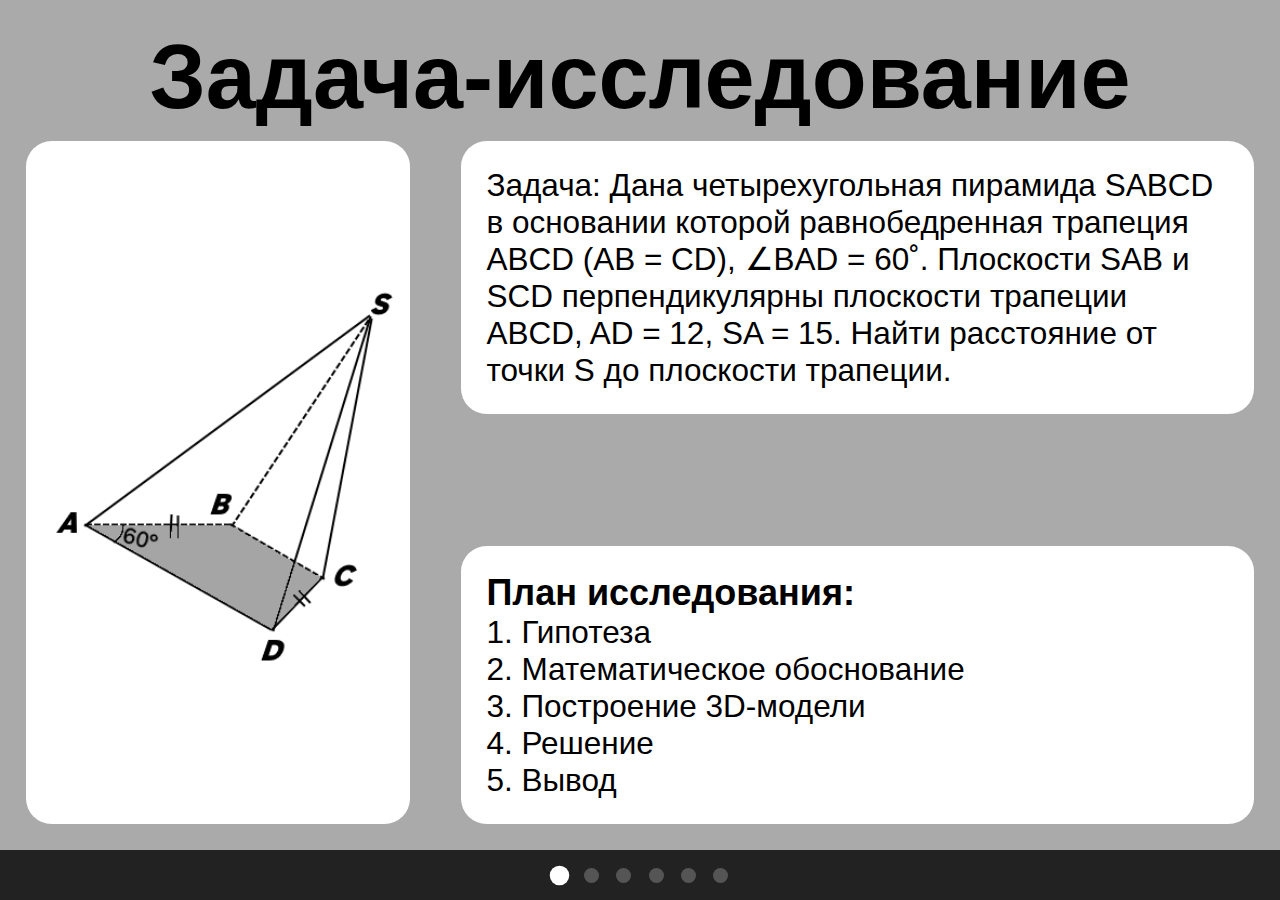
<file: examples/1150215/index.html>
<!DOCTYPE html>
<html>
<head>
    <title></title>

    <link rel="stylesheet" href="css/main.css">
</head>
<body>
    <div id="content">
        <div id="p1" data-num="1" class="page active">
            <h1>Задача-исследование</h1>
            <div class="pageContent">
                <div id="img1c"><img id="img1" src="img/0.png"></div>
                <p id="text1">
                    Задача: Дана четырехугольная пирамида SABCD в основании которой равнобедренная трапеция ABCD (AB = CD), ∠BAD = 60˚. Плоскости  SAB и SCD перпендикулярны плоскости трапеции ABCD, AD = 12, SA = 15. Найти расстояние от точки S до плоскости трапеции.
                </p>
                <div id="text2">
                    <h3>План исследования:</h3>
                    <p>1. Гипотеза</p>
                    <p>2. Математическое обоснование</p>
                    <p>3. Построение 3D-модели</p>
                    <p>4. Решение</p>
                    <p>5. Вывод</p>
                </div>
            </div>
        </div>
        <div id="p2" data-num="2" class="page">
            <h1>1. Гипотеза</h1>
            <div class="pageContent">
                <div id="img1c"><img id="img1" src="img/1.png"></div>
                <p id="text1">
                    Высота SH треугольника BSC есть расстояние от точки S до плоскости трапеции ABCD, где точка H лежит на BC
                </p>
            </div>
        </div>
        <div id="p3" data-num="3" class="page">
            <h1>2. Математическое обоснование</h1>
            <div class="pageContent">
                <div id="img2c"><img id="img1" src="img/2.png"></div>
                <div id="textBig">
                    <p class="txtPart">
                        Расстояние от точки S  до плоскости трапеции- это длина перпендикуляра, опущенного из точки S на плоскость трапеции. Определим местоположение основания перпендикуляра.
                    </p>
                    <br>
                    <p class="txtPart">
                        Плоскости ABS и  DCS имеют одну общую точку S, тогда по аксиоме, эти плоскости имеют общую прямую. Найдем вторую точку.
                    </p>
                    <br>
                    <p class="txtPart">
                        Плоскости  ABS и  DCS пересекаются с плоскостью трапеции по прямым АВ и DC.
                    </p>
                    <br>
                    <p class="txtPart">
                        Т.к. АВDС-это трапеция, то   АВ и DC не параллельны.  Н- это точка пересечения продолжения АВ и DC и тогда SН- общая прямая данных плоскостей.
                    </p>
                    <br>
                    <p class="txtPart">
                        По теореме: Если каждая из двух пересекающихся плоскостей перпендикулярна третьей плоскости, то их  линия пересечение также перпендикулярна этой плоскости ., получаем, что  Н S и есть перпендикуляр к плоскости, а следовательно расстояние от точки S  до плоскости трапеции.
                    </p>
                    <br>
                    <p class="txtPart" id="txtPart7">
                        Точка Н не может лежать на ВС. Наше предположение неверно.
                    </p>
                </div>
            </div>
        </div>
        <div id="p4" data-num="4" class="page">
            <h1>3. 3D-модель</h1>
            <div class="pageContent">
                <!--iframe id="3d" src="https://app.sketchup.com/share/tc/europe/fd86gzTonCo?source=web&stoken=ywcirIFKXEN0BUV5ZKBblrePBqA2thpiPiIHdlIPpzuIFMqmLs0pQn26f5utkqSL"></iframe-->
                <iframe id="3d" src="https://app.sketchup.com/share/tc/europe/fgGFMRAS3qM?source=web&stoken=zgXxvmu9c-Iwp-H3bGnWDnj788jhEtBEVOhk6Nltybnfi_NCzRcHWJu0U0jrO3ln"></iframe>
            </div>
        </div>
        <div id="p5" data-num="5" class="page">
            <h1>4. Решение</h1>
            <div class="pageContent">
                <div id="img2c"><img id="img2" src="img/2.png"></div>
                <p id="text1">
                    <b>1.</b> Т.к. трапеция АВСD равнобедренная и ∠А при основании равен 60˚, то ∠D = 60˚. Тогда по тереме о сумме углов треугольника ∠Н = 60˚. Это означает, что ΔADH равносторонний, тогда AD = АН = DН = 12
                </p>
                <div id="text2">
                    <b>2.</b> ∆SDH - прямоугольный. Найдём катет SH по теореме Пифагора: <br><img id='img3' src="img/3.png">
                <div id="line"></div>
                <div id="answer"><b>Ответ: 9</b></div>
                </div>
            </div>
        </div>
        <div id="p6" data-num="6" class="page">
            <h1>5. Вывод</h1>
            <div class="pageContent">
                <div id="img2c"><img id="img1" src="img/2.png"></div>
                <p id="text1">
                    Наша гипотеза не подтвердилась. Основание высоты SH лежит вне плоскости трапеции и искомое расстояние равно 9.
                </p>
            </div>
        </div>
    </div>
    <div id="navigation">
        <button id="preBtn" onclick="changePage(document.querySelector('.page.active').dataset.num, 'minus')"><img src="img/ui/arrow/left.svg"></button>
        <div id="whatPage">
            <div class="circle active" id="c1"></div>
            <div class="circle" id="c2"></div>
            <div class="circle" id="c3"></div>
            <div class="circle" id="c4"></div>
            <div class="circle" id="c5"></div>
            <div class="circle" id="c6"></div>
        </div>
        <button id="nexBtn" onclick="changePage(document.querySelector('.page.active').dataset.num, 'plus')"><img src="img/ui/arrow/right.svg"></button>
    </div>
</body>

<script src="js/websocket.js"></script>
<script src="js/skip.js"></script>

</html>
</file>
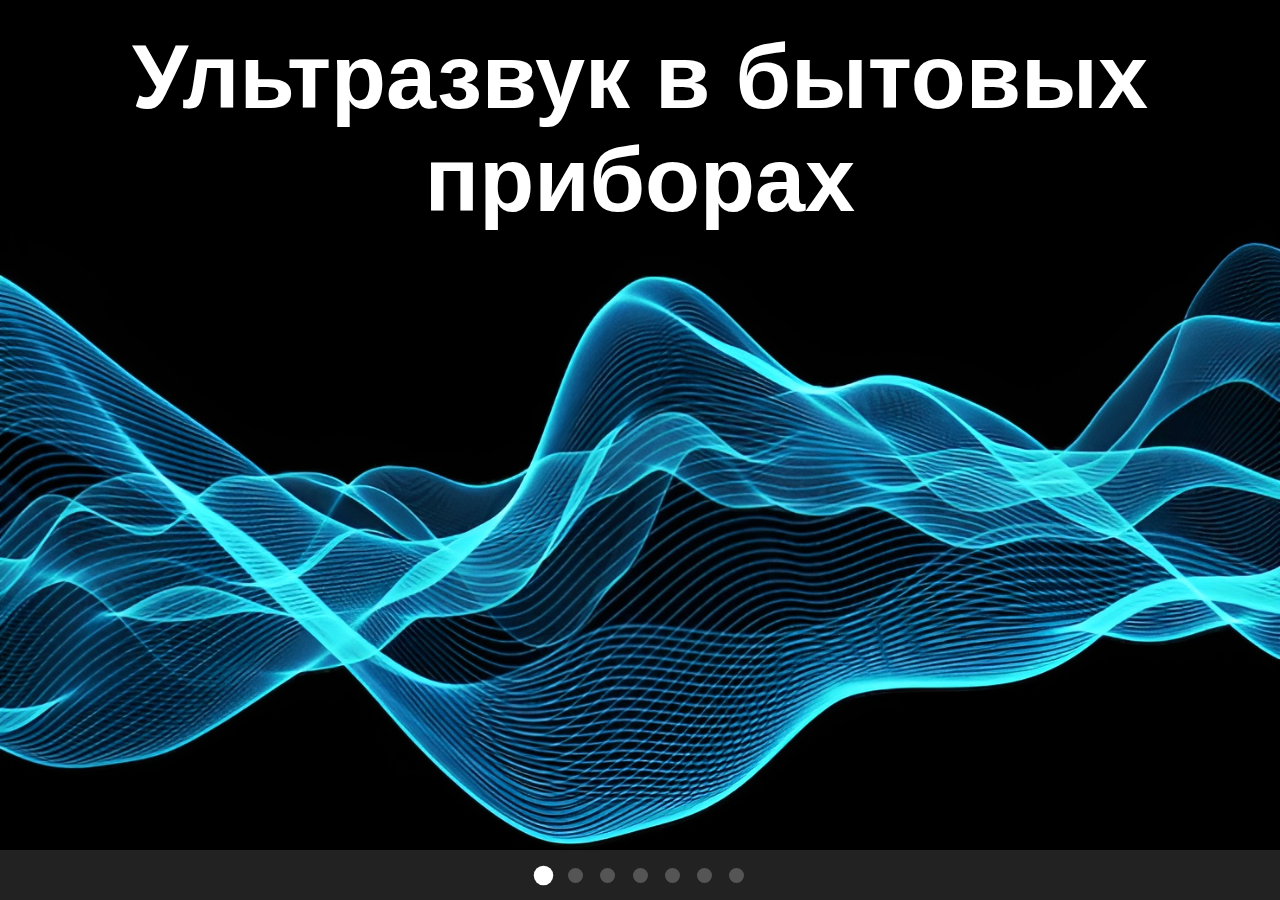
<file: examples/1150227/index.html>
<!DOCTYPE html>
<html>
<head>
    <title></title>

    <link rel="stylesheet" href="css/main.css">
</head>
<body>
    <div id="content">
        <div id="p1" data-num="1" class="page active">
            <h1>Ультразвук в бытовых приборах</h1>
            <div class="pageContent">
            </div>
        </div>
        <div id="p2" data-num="2" class="page">
            <h1>Что такое ультразвук?</h1>
            <div class="pageContent">
                <div id="img1c"><img id="img1" src="img/1.png"></div>
                <div id="text1">
                    Ультразвук — это звуковые волны с частотой выше 20 000 Гц, которые человек не слышит, но они могут:
                    <li>передавать энергию</li>
                    <li>вызывать вибрации</li>

                    <li>дробить жидкость на мелкие капли</li>

                    <li>очищать поверхности</li>

                </div>
            </div>
        </div>
        <div id="p3" data-num="3" class="page">
            <h1>Как получают ультразвук?</h1>
            <div class="pageContent">
                <div id="img2c"><img id="img1" src="img/2.png"></div>
                <div id="text1">
                    Основной элемент — пьезоэлектрический излучатель.
                    <br>
                    Принцип:
                    <div class="probel"></div>

                    <li>Подключается переменное напряжение</li>
                    <li>Кристалл (обычно керамика) начинает быстро сжиматься и расширяться.</li>
                    <li>Он создаёт ультразвуковые колебания</li>
                </div>
            </div>
        </div>
        <div id="p4" data-num="4" class="page">
            <h1>Ультразвуковой увлажнитель воздуха</h1>
            <div class="pageContent">
                <div id="img3c"><img id="img3" src="img/4.png"></div>
                <div id="text1">
                    Принцип:
                    <div class="probel"></div>
                    <li>мембрана вибрирует</li>
                    <li>разбивает воду на мельчайшие капли</li>
                    <li>образуется «холодный туман»</li>
                </div>
            </div>
        </div>
        <div id="p5" data-num="5" class="page">
            <h1>Ультразвуковой ингалятор</h1>
            <div class="pageContent">
                <div id="img3c"><img id="img3" src="img/5.png"></div>
                <div id="text1">
                    Принцип:
                    <div class="probel"></div>
                    <li>ультразвук превращает жидкое лекарство в аэрозоль</li>
                    <li>человек вдыхает частицы лекарства</li>
                    <div class="probel"></div>
                    <div class="probel"></div>
                    Используется для лечения заболеваний дыхательной системы
                </div>
            </div>
        </div>
        <div id="p6" data-num="6" class="page">
            <h1>Ультразвуковая мойка</h1>
            <div class="pageContent">
                <div id="img3c"><img id="img3" src="img/6.png"></div>
                <div id="text1">
                    Принцип:
                    <div class="probel"></div>
                    <li>генерация ультразвука</li>
                    <li>в жидкости образуются миллионы микроскопических пузырьков вакуума</li>
                    <li>давление резко возрастает, и эти пузырьки схлопываются</li>
                    <li>при схлопывании каждого пузырька возникают колоссальные локальные нагрузки - высокая температура и давление</li>
                    <li>микровзрывы выбивают частицы грязи даже из самых труднодоступных мест</li>
                </div>
            </div>
        </div>
        <div id="p7" data-num="7" class="page">
            <div id="thxBg"></div>
            <h1>Спасибо за внимание</h1>
        </div>
    </div>
    <div id="navigation">
        <button id="preBtn" onclick="changePage(document.querySelector('.page.active').dataset.num, 'minus')"><img src="img/ui/arrow/left.svg"></button>
        <div id="whatPage">
            <div class="circle active" id="c1"></div>
            <div class="circle" id="c2"></div>
            <div class="circle" id="c3"></div>
            <div class="circle" id="c4"></div>
            <div class="circle" id="c5"></div>
            <div class="circle" id="c6"></div>
            <div class="circle" id="c7"></div>
        </div>
        <button id="nexBtn" onclick="changePage(document.querySelector('.page.active').dataset.num, 'plus')"><img src="img/ui/arrow/right.svg"></button>
    </div>
</body>

<script src="js/websocket.js"></script>
<script src="js/skip.js"></script>

</html>
</file>
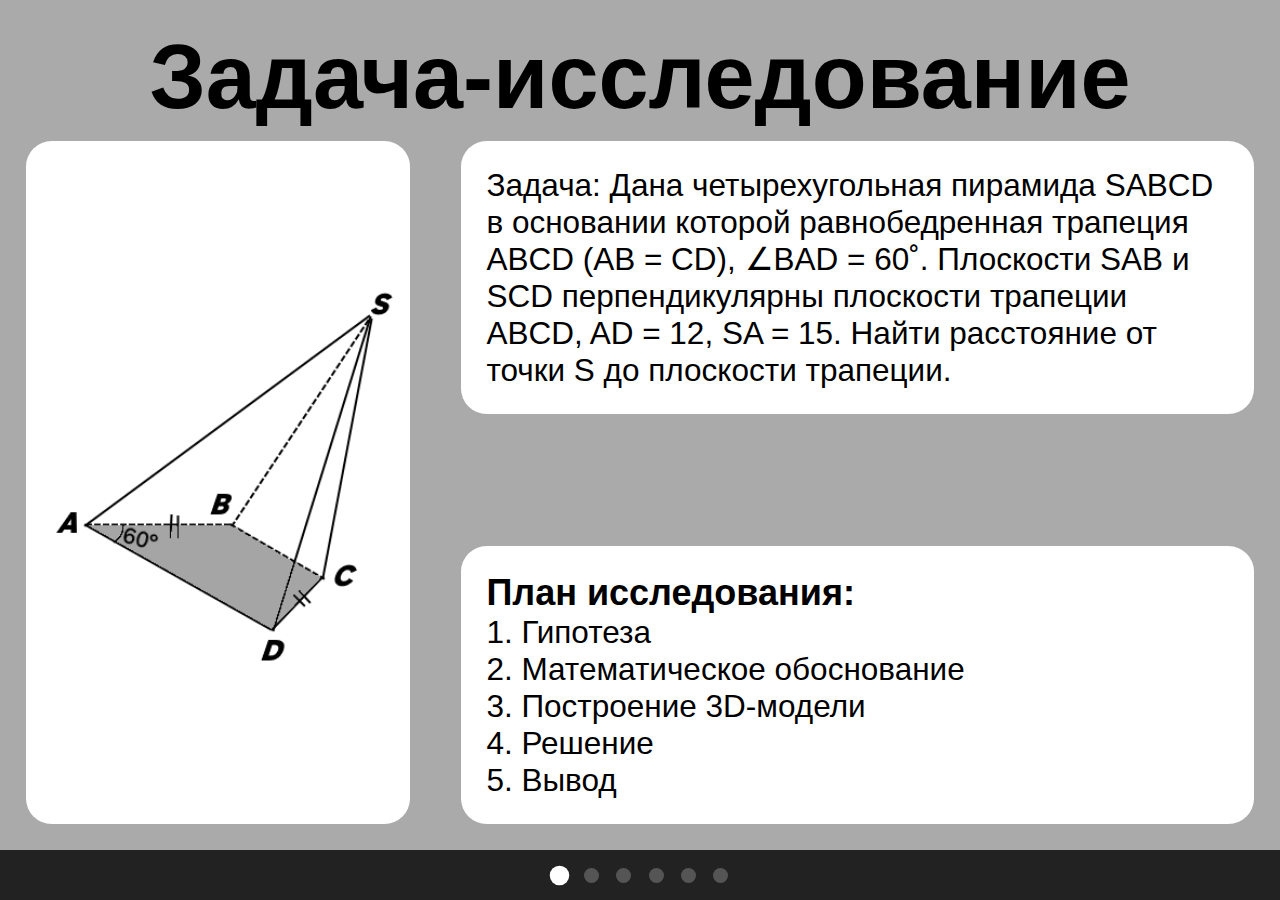
<file: examples/1150215/presentation.html>
<!DOCTYPE html>
<html>
<head>
    <title></title>

    <style>:root {
    --br: 1.1rem;
    --er: 2dvw;
}

body {
    margin: 0;
    overflow: hidden;
    background-color: #222;
    font-family: sans-serif;
}

#content {
    background-color: black;
    width: 100dvw;
    height: calc(100dvh - 50px);
    overflow: hidden;
}

.page {
    background-color: #aaa;
    padding: var(--er);
    position: absolute;
    top: 0;
    left: 111dvw;
    width: calc(100dvw - 2 * var(--er));
    height: calc(100dvh - 50px - 2 * var(--er));
    transition: all 0.6s cubic-bezier(0.41, 0.91, 0.51, 0.96);

    &.active {
        left: 0;
    }
    &.left {
        left: -111dvw
    }

    .pageContent {
        position: relative;
        width: 100%;
        height: calc(100% - 10dvh - var(--er));
        margin-top: var(--er);
    }
}

h1, h2, h3, h4, p, b {
    margin: 0;
}

h1 {
    height: 10dvh;
    font-size: 10dvh;
    width: 100%;
    text-align: center;
}

#img1c, #img2c {
    position: absolute;
    width: 30dvw;
    height: 100%;
    border-radius: var(--er);
    display: flex;
    justify-content: center;
    align-items: center;
    background-color: white;

    img {
        width: 100%;
    }
}

#text1, #textBig {
    position: absolute;
    right: 0;
    width: calc(60dvw - var(--er));
    padding: var(--er);
    border-radius: var(--er);
    font-size: 3.5dvh;
    background-color: white;
}

#text2 {
    position: absolute;
    right: 0;
    bottom: 0;
    width: calc(60dvw - var(--er));
    height: fit-content;
    padding: var(--er);
    border-radius: var(--er);
    font-size: 3.5dvh;
    background-color: white;

    h3 {
        font-size: 4dvh;
    }
    li {
        margin-left: var(--er);
    }
}

#p2 #text1 {
    font-size: 4dvh;
}
#p2 #text2 {
    font-size: 4dvh;
}

#p3 #text1 {
    font-size: 3.5dvh;
}

iframe {
    width: 100%;
    height: 100%;
    border: none;
    border-radius: var(--er);
}

#navigation {
    padding: 0 7px;
    width: calc(100% - 2 * 7px);
    height: 50px;
    display: inline-flex;
    justify-content: space-between;
    align-items: center;

    button {
        background-color: #00000000;
        border: none;
        border-radius: var(--er);
        aspect-ratio: 1;
        transition: all 0.6s cubic-bezier(0.41, 0.91, 0.51, 0.96);
        opacity: 0;
        cursor: pointer;

        &:hover {
            opacity: 1;
            background-color: #555;
        }
    }
}

#whatPage {
    display: inline-flex;
    flex-direction: row;
    gap: calc(var(--er) / 1.5);
}
.circle {
    background-color: #555;
    width: 15px;
    aspect-ratio: 1;
    border-radius: 50%;
    transition: all 0.6s cubic-bezier(0.41, 0.91, 0.51, 0.96);
    cursor: pointer;

    &.left {
        background-color: #aaa;
    }
    &:hover {
        transform: scale(1.2);
        background-color: #ccc;
    }
    &.active {
        background-color: #fff;
        transform: scale(1.3);
    }
}

#img2c {
    background-color: #ccccc9;
}

#img3 {
    width: 50%;
}

#line {
    width: 100%;
    background-color: black;
    height: 0.5rem;
    border-radius: var(--er);
    margin: 0.5rem 0;
}

#answer {
    width: 100%;
    text-align: center;
}

#textBig {
    max-height: calc(100% - 2 * var(--er));
    overflow-y: scroll;
    font-size: 3.5dvh;
}
</style>
</head>
<body>
    <div id="content">
        <div id="p1" data-num="1" class="page active">
            <h1>Задача-исследование</h1>
            <div class="pageContent">
                <div id="img1c"><img id="img1" src="[data-uri]"></div>
                <p id="text1">
                    Задача: Дана четырехугольная пирамида SABCD в основании которой равнобедренная трапеция ABCD (AB = CD), ∠BAD = 60˚. Плоскости  SAB и SCD перпендикулярны плоскости трапеции ABCD, AD = 12, SA = 15. Найти расстояние от точки S до плоскости трапеции.
                </p>
                <div id="text2">
                    <h3>План исследования:</h3>
                    <p>1. Гипотеза</p>
                    <p>2. Математическое обоснование</p>
                    <p>3. Построение 3D-модели</p>
                    <p>4. Решение</p>
                    <p>5. Вывод</p>
                </div>
            </div>
        </div>
        <div id="p2" data-num="2" class="page">
            <h1>1. Гипотеза</h1>
            <div class="pageContent">
                <div id="img1c"><img id="img1" src="[data-uri]"></div>
                <p id="text1">
                    Высота SH треугольника BSC есть расстояние от точки S до плоскости трапеции ABCD, где точка H лежит на BC
                </p>
            </div>
        </div>
        <div id="p3" data-num="3" class="page">
            <h1>2. Математическое обоснование</h1>
            <div class="pageContent">
                <div id="img2c"><img id="img1" src="[data-uri]"></div>
                <div id="textBig">
                    <p class="txtPart">
                        Расстояние от точки S  до плоскости трапеции- это длина перпендикуляра, опущенного из точки S на плоскость трапеции. Определим местоположение основания перпендикуляра.
                    </p>
                    <br>
                    <p class="txtPart">
                        Плоскости ABS и  DCS имеют одну общую точку S, тогда по аксиоме, эти плоскости имеют общую прямую. Найдем вторую точку.
                    </p>
                    <br>
                    <p class="txtPart">
                        Плоскости  ABS и  DCS пересекаются с плоскостью трапеции по прямым АВ и DC.
                    </p>
                    <br>
                    <p class="txtPart">
                        Т.к. АВDС-это трапеция, то   АВ и DC не параллельны.  Н- это точка пересечения продолжения АВ и DC и тогда SН- общая прямая данных плоскостей.
                    </p>
                    <br>
                    <p class="txtPart">
                        По теореме: Если каждая из двух пересекающихся плоскостей перпендикулярна третьей плоскости, то их  линия пересечение также перпендикулярна этой плоскости ., получаем, что  Н S и есть перпендикуляр к плоскости, а следовательно расстояние от точки S  до плоскости трапеции.
                    </p>
                    <br>
                    <p class="txtPart" id="txtPart7">
                        Точка Н не может лежать на ВС. Наше предположение неверно.
                    </p>
                </div>
            </div>
        </div>
        <div id="p4" data-num="4" class="page">
            <h1>3. 3D-модель</h1>
            <div class="pageContent">
                <!--iframe id="3d" src="https://app.sketchup.com/share/tc/europe/fd86gzTonCo?source=web&stoken=ywcirIFKXEN0BUV5ZKBblrePBqA2thpiPiIHdlIPpzuIFMqmLs0pQn26f5utkqSL"></iframe-->
                <iframe id="3d" src="https://app.sketchup.com/share/tc/europe/fgGFMRAS3qM?source=web&stoken=zgXxvmu9c-Iwp-H3bGnWDnj788jhEtBEVOhk6Nltybnfi_NCzRcHWJu0U0jrO3ln"></iframe>
            </div>
        </div>
        <div id="p5" data-num="5" class="page">
            <h1>4. Решение</h1>
            <div class="pageContent">
                <div id="img2c"><img id="img2" src="[data-uri]"></div>
                <p id="text1">
                    <b>1.</b> Т.к. трапеция АВСD равнобедренная и ∠А при основании равен 60˚, то ∠D = 60˚. Тогда по тереме о сумме углов треугольника ∠Н = 60˚. Это означает, что ΔADH равносторонний, тогда AD = АН = DН = 12
                </p>
                <div id="text2">
                    <b>2.</b> ∆SDH - прямоугольный. Найдём катет SH по теореме Пифагора: <br><img id='img3' src="[data-uri]">
                <div id="line"></div>
                <div id="answer"><b>Ответ: 9</b></div>
                </div>
            </div>
        </div>
        <div id="p6" data-num="6" class="page">
            <h1>5. Вывод</h1>
            <div class="pageContent">
                <div id="img2c"><img id="img1" src="[data-uri]"></div>
                <p id="text1">
                    Наша гипотеза не подтвердилась. Основание высоты SH лежит вне плоскости трапеции и искомое расстояние равно 9.
                </p>
            </div>
        </div>
    </div>
    <div id="navigation">
        <button id="preBtn" onclick="changePage(document.querySelector('.page.active').dataset.num, 'minus')"><img src="img/ui/arrow/left.svg"></button>
        <div id="whatPage">
            <div class="circle active" id="c1"></div>
            <div class="circle" id="c2"></div>
            <div class="circle" id="c3"></div>
            <div class="circle" id="c4"></div>
            <div class="circle" id="c5"></div>
            <div class="circle" id="c6"></div>
        </div>
        <button id="nexBtn" onclick="changePage(document.querySelector('.page.active').dataset.num, 'plus')"><img src="img/ui/arrow/right.svg"></button>
    </div>
</body>

<script>// cloud-websocket.js
// CloudWebSocket — лёгкий клиент для wss://clouddata.turbowarp.org
// Подключаетcя, шлёт handshake в заданном формате, умеет отправлять {"method":"set",...}
// По умолчанию: project_id = "1234567", user = "ExampleUsername"
//
// Usage:
// import CloudWebSocket from './cloud-websocket.js';
// const cws = new CloudWebSocket(); // использует defaults
// await cws.connect(); // или cws.connect({ project_id: '...', user: '...' });
// cws.sendSet('test', '5513845...', { encode: true });
// cws.on('set', data => console.log('someone set', data));
// window.addEventListener('clouddata:set', (e) => console.log('event', e.detail));
//
// Обрати внимание: при encode=true клиент пытается привести значение к Number.
// Если число слишком длинное для безопасного Number, оно будет отправлено как строка
// (JSON не поддерживает BigInt напрямую).

class CloudWebSocket {
    /**
     * Создаёт клиент.
     * @param {object} opts
     * @param {string} [opts.url] default 'wss://clouddata.turbowarp.org'
     * @param {string} [opts.project_id] default '1234567'
     * @param {string} [opts.user] default 'ExampleUsername'
     * @param {boolean} [opts.log] логировать входящие/исходящие (default true)
     */
    constructor(opts = {}) {
        this.url = opts.url || 'wss://clouddata.turbowarp.org';
        this.project_id = opts.project_id || opts.projectId || '1234567';
        this.user = opts.user || opts.username || 'ExampleUsername';
        this.logEnabled = opts.log !== undefined ? !!opts.log : true;
        this.helloRecive;
        this.helloRecived = false;
        this.initialMessages = []; // Массив для хранения всех начальных сообщений

        /** @type {WebSocket|null} */
        this.ws = null;

        // внутренние callback'и по событиям: 'open','close','error','message','set'
        this.listeners = new Map();

        // состояние
        this.connected = false;

        // TextEncoder/TextDecoder для кодирования
        this.textEncoder = new TextEncoder();
        this.textDecoder = new TextDecoder();
    }

    _log(...args) {
        if (this.logEnabled) console.log('[CloudWebSocket]', ...args);
    }

    /**
     * Добавить слушатель события.
     * События: 'open','close','error','message','set'
     * @param {string} name
     * @param {Function} cb
     */
    on(name, cb) {
        if (!this.listeners.has(name)) this.listeners.set(name, new Set());
        this.listeners.get(name).add(cb);
    }

    off(name, cb) {
        if (!this.listeners.has(name)) return;
        this.listeners.get(name).delete(cb);
    }

    _emit(name, ...args) {
        if (this.listeners.has(name)) {
            for (const cb of Array.from(this.listeners.get(name))) {
                try {
                    cb(...args);
                } catch (e) {
                    console.error('[CloudWebSocket] listener error', e);
                }
            }
        }
    }

    /**
     * Распарсить несколько JSON объектов в одной строке
     * Например: {"a":1}{"b":2} → [{a:1}, {b:2}]
     * @param {string} text
     * @returns {Array} массив распарсенных объектов
     */
    _parseMultipleJSON(text) {
        const results = [];
        let current = '';
        let depth = 0;
        let inString = false;
        let escapeNext = false;
        
        const str = typeof text === 'string' ? text : String(text);
        
        for (let i = 0; i < str.length; i++) {
            const char = str[i];
            
            // Обработка экранирования
            if (escapeNext) {
                current += char;
                escapeNext = false;
                continue;
            }
            
            if (char === '\\' && inString) {
                escapeNext = true;
                current += char;
                continue;
            }
            
            // Обработка строк
            if (char === '"') {
                inString = !inString;
                current += char;
                continue;
            }
            
            if (inString) {
                current += char;
                continue;
            }
            
            // Обработка скобок вне строк
            if (char === '{' || char === '[') {
                depth++;
            } else if (char === '}' || char === ']') {
                depth--;
            }
            
            current += char;
            
            // Если закончился объект/массив, пытаемся распарсить
            if (depth === 0 && current.trim()) {
                try {
                    const parsed = JSON.parse(current);
                    results.push(parsed);
                    current = '';
                } catch (e) {
                    // Может быть разделитель или незавершённый объект
                    // Пропускаем и продолжаем
                }
            }
        }
        
        // Попытка распарсить остаток
        if (current.trim()) {
            try {
                const parsed = JSON.parse(current);
                results.push(parsed);
            } catch (e) {
                this._log('Could not parse remaining text:', current);
            }
        }
        
        return results;
    }

    /**
     * Подключиться. После открытия автоматически отправит handshake
     * в формате с отступами (2 пробела), как ты просил.
     * @param {object} [opts]
     * @param {string} [opts.project_id]
     * @param {string} [opts.user]
     * @returns {Promise<void>}
     */
    connect(opts = {}) {
        if (opts.project_id || opts.projectId) this.project_id = opts.project_id || opts.projectId;
        if (opts.user || opts.username) this.user = opts.user || opts.username;
        if (opts.url) this.url = opts.url;
        
        const project_id = this.project_id;
        const user = this.user;
        const url = this.url;
        this._log('Connecting to CloudWebSocket:', url, 'as', user, 'in project', project_id);

        return new Promise((resolve, reject) => {
            try {
                const ws = new WebSocket(url);
                this.ws = ws;

                ws.onopen = () => {
                    this.connected = true;
                    this._log('connected to', url);

                    // Формируем handshake в точно таком виде (с отступом 2 пробела)
                    const handshake = {
                        method: 'handshake',
                        project_id: String(project_id),
                        user: String(user),
                    };

                    // stringify с отступом 2 пробела чтобы сохранить формат как в примере
                    const handshakeText = JSON.stringify(handshake, null, 2);

                    this._log('send handshake:', handshakeText);
                    ws.send(handshakeText);

                    this._emit('open');
                    
                    // После отправки handshake, в скором времени придут начальные сообщения
                    // Даём серверу время отправить все начальные сообщения (roomsList, signals и т.д.)
                    const handleInitialMessages = () => {
                        // Обрабатываем все собранные начальные сообщения
                        if (this.initialMessages.length > 0) {
                            this._log('Processing', this.initialMessages.length, 'initial messages');
                            
                            for (const msgData of this.initialMessages) {
                                try {
                                    const parsed = JSON.parse(typeof msgData === 'string' ? msgData : String(msgData));
                                    
                                    if (parsed && parsed.method === 'set') {
                                        this._log('Processing initial set message:', parsed.name);
                                        this._emit('set', parsed);
                                        
                                        // Также диспатчим CustomEvent
                                        try {
                                            if (typeof window !== 'undefined' && typeof CustomEvent !== 'undefined') {
                                                const ev = new CustomEvent('clouddata:set', { detail: parsed });
                                                window.dispatchEvent(ev);
                                            }
                                        } catch (e) {
                                            // ignore
                                        }
                                    }
                                } catch (e) {
                                    this._log('Could not parse initial message');
                                }
                            }
                        }
                    };
                    
                    // Даём серверу время отправить все hello сообщения (roomsList, signals и т.д.)
                    setTimeout(handleInitialMessages, 200);
                    
                    resolve();
                };

                ws.onmessage = async (evt) => {
                    let data = evt.data;
                    
                    // если пришёл Blob → конвертируем в data:URI (для совместимости)
                    if (typeof Blob !== 'undefined' && data instanceof Blob) {
                        data = await this._blobToDataURL(data);
                    }

                    // логируем
                    this._log('recv raw:', data);

                    // Обработка: может быть несколько JSON объектов в одной строке
                    // Нужно их разбить и обработать каждый
                    const messages = this._parseMultipleJSON(data);
                    
                    for (const parsed of messages) {
                        if (!parsed) continue;
                        
                        // Если это первое сообщение, сохраняем в initialMessages
                        if (this.helloRecived != true) {
                            this.initialMessages.push(JSON.stringify(parsed));
                        }
                        this.helloRecived = true;
                        
                        // ставим общий 'message'
                        this._emit('message', parsed);

                        // если метод == 'set' — логируем и уведомляем другие скрипты
                        if (parsed && parsed.method === 'set') {
                            this._log('recv set:', parsed);

                            // Встроенный callback
                            this._emit('set', parsed);

                            // Также диспатчим CustomEvent в window с именем 'clouddata:set'
                            try {
                                if (typeof window !== 'undefined' && typeof CustomEvent !== 'undefined') {
                                    const ev = new CustomEvent('clouddata:set', { detail: parsed });
                                    window.dispatchEvent(ev);
                                }
                            } catch (e) {
                                // ignore
                            }
                        }
                    }
                };

                ws.onerror = (evt) => {
                    this._log('error', evt);
                    this._emit('error', evt);
                    // Не reject сразу — ошибка может быть шумной; но если до открытия не подключились — reject
                    if (!this.connected) {
                        reject(new Error('WebSocket error before open'));
                    }
                };
                
                ws.onclose = (evt) => {
                    this.connected = false;
                    this._log('closed', evt.code, evt.reason || '');
                    if (evt.code === 4002) {
                        this._log('ERROR: Server rejected handshake. Check project_id and username.');
                    }
                    this._emit('close', evt);
                };
            } catch (e) {
                reject(e);
            }
        });
    }

    /**
     * Отправить произвольный объект (будет JSON.stringify без отступов).
     * @param {object|string} obj
     */
    sendRaw(obj) {
        if (!this.ws) {
            throw new Error('WebSocket is not initialized');
        }
        if (this.ws.readyState !== WebSocket.OPEN) {
            throw new Error('WebSocket is not open');
        }
        const text = typeof obj === 'string' ? obj : JSON.stringify(obj);
        this._log('send raw:', text);
        this.ws.send(text);
    }

    /**
     * Отправить set-сообщение вида {"method":"set","name":"☁ test","value":...}
     * @param {string} varName — название переменной, например "test" (в сообщении будет "☁ test")
     * @param {any} value — значение. По умолчанию кодируется в число когда это возможно
     * @param {object} [opts]
     * @param {boolean} [opts.encode=true] — если true, для строк кодирует через Numerical Encoding V2, для чисел как число
     */
    sendSet(varName, value, opts = {}) {
        const encode = opts.encode !== undefined ? !!opts.encode : true;

        const name = `☁ ${varName}`; // оставляем облачко и пробел как просил

        let outValue = value;

        if (encode) {
            // Если это строка, кодируем через Numerical Encoding V2
            if (typeof value === 'string') {
                outValue = this.encodeText(value);
            } else {
                // Иначе пытаемся привести к числу
                outValue = this._encodeValueToNumberIfPossible(value);
            }
        } else {
            // если не кодируем — оставляем как есть. Если это объект/массив → JSON-строка
            if (typeof outValue === 'object' && outValue !== null) {
                try {
                    outValue = JSON.stringify(outValue);
                } catch (e) {
                    outValue = String(outValue);
                }
            } else {
                outValue = String(outValue);
            }
        }

        // Сформируем компактную JSON-строку, похожую на формат примера
        const msgObj = {
            method: 'set',
            name,
            value: outValue,
        };

        const text = JSON.stringify(msgObj); // компактный, без отступов как в примере
        this._log('send set:', text);
        if (!this.ws) {
            throw new Error('WebSocket is not initialized');
        }
        if (this.ws.readyState !== WebSocket.OPEN) {
            throw new Error('WebSocket is not open');
        }
        this.ws.send(text);
    }

    /**
     * Закрыть соединение (опционально с кодом/причиной)
     * @param {number} [code]
     * @param {string} [reason]
     */
    close(code, reason) {
        if (!this.ws) return;
        if (code !== undefined && reason !== undefined) {
            this.ws.close(code, reason);
        } else if (code !== undefined) {
            this.ws.close(code);
        } else {
            this.ws.close();
        }
    }

    // Вспомогательные методы

    async _blobToDataURL(blob) {
        return new Promise((resolve, reject) => {
            try {
                const fr = new FileReader();
                fr.onload = () => resolve(fr.result);
                fr.onerror = () => reject(fr.error || new Error('FileReader error'));
                fr.readAsDataURL(blob);
            } catch (e) {
                reject(e);
            }
        });
    }

    /**
     * Кодирование бинарных данных в строку чисел (Numerical Encoding V2)
     * @param {Uint8Array} bytes
     * @returns {string}
     */
    _encodeBinary(bytes) {
        const buffer = new Uint8Array(Math.ceil((bytes.length * 8) / 3));
        let ptr = 0;
        let i = 0;

        for (i = 0; i <= bytes.length - 3; i += 3) {
            const a = bytes[i];
            const b = bytes[i + 1];
            const c = bytes[i + 2];
            buffer[ptr++] = 49 + (a >> 5);
            buffer[ptr++] = 49 + ((a >> 2) & 0b111);
            buffer[ptr++] = 49 + (((a & 0b11) << 1) | (b >> 7));
            buffer[ptr++] = 49 + ((b >> 4) & 0b111);
            buffer[ptr++] = 49 + ((b >> 1) & 0b111);
            buffer[ptr++] = 49 + (((b & 0b1) << 2) | (c >> 6));
            buffer[ptr++] = 49 + ((c >> 3) & 0b111);
            buffer[ptr++] = 49 + (c & 0b111);
        }

        switch (bytes.length - i) {
            case 1: {
                const a = bytes[i];
                buffer[ptr++] = 49 + (a >> 5);
                buffer[ptr++] = 49 + ((a >> 2) & 0b111);
                buffer[ptr++] = 49 + ((a & 0b11) << 1);
                break;
            }
            case 2: {
                const a = bytes[i];
                const b = bytes[i + 1];
                buffer[ptr++] = 49 + (a >> 5);
                buffer[ptr++] = 49 + ((a >> 2) & 0b111);
                buffer[ptr++] = 49 + (((a & 0b11) << 1) | (b >> 7));
                buffer[ptr++] = 49 + ((b >> 4) & 0b111);
                buffer[ptr++] = 49 + ((b >> 1) & 0b111);
                buffer[ptr++] = 49 + ((b & 0b1) << 2);
                break;
            }
        }

        // Конвертируем байты в строку через String.fromCharCode
        let result = '';
        for (let j = 0; j < ptr; j++) {
            result += String.fromCharCode(buffer[j]);
        }
        return result;
    }

    /**
     * Декодирование строки чисел обратно в бинарные данные (Numerical Encoding V2)
     * @param {string} string
     * @returns {Uint8Array}
     */
    _decodeBinary(string) {
        const encodedBytes = Math.floor((string.length * 3) / 8);
        const result = new Uint8Array(encodedBytes);
        let ptr = 0;
        let i = 0;

        for (i = 0; i <= string.length - 8; i += 8) {
            const a = string.charCodeAt(i) - 49;
            const b = string.charCodeAt(i + 1) - 49;
            const c = string.charCodeAt(i + 2) - 49;
            const d = string.charCodeAt(i + 3) - 49;
            const e = string.charCodeAt(i + 4) - 49;
            const f = string.charCodeAt(i + 5) - 49;
            const g = string.charCodeAt(i + 6) - 49;
            const h = string.charCodeAt(i + 7) - 49;
            result[ptr++] = (a << 5) | (b << 2) | (c >> 1);
            result[ptr++] = ((c & 0b1) << 7) | (d << 4) | (e << 1) | (f >> 2);
            result[ptr++] = ((f & 0b11) << 6) | (g << 3) | h;
        }

        switch (encodedBytes - ptr) {
            case 1: {
                const a = string.charCodeAt(i) - 49;
                const b = string.charCodeAt(i + 1) - 49;
                const c = string.charCodeAt(i + 2) - 49;
                result[ptr] = (a << 5) | (b << 2) | (c >> 1);
                break;
            }
            case 2: {
                const a = string.charCodeAt(i) - 49;
                const b = string.charCodeAt(i + 1) - 49;
                const c = string.charCodeAt(i + 2) - 49;
                const d = string.charCodeAt(i + 3) - 49;
                const e = string.charCodeAt(i + 4) - 49;
                const f = string.charCodeAt(i + 5) - 49;
                result[ptr++] = (a << 5) | (b << 2) | (c >> 1);
                result[ptr] = ((c & 0b1) << 7) | (d << 4) | (e << 1) | (f >> 2);
                break;
            }
        }

        return result;
    }

    /**
     * Закодировать текст в строку чисел
     * @param {string} text
     * @returns {string}
     */
    encodeText(text) {
        return this._encodeBinary(this.textEncoder.encode(text));
    }

    /**
     * Декодировать строку чисел в текст
     * @param {string} text
     * @returns {string}
     */
    decodeText(text) {
        // Все символы должны быть в диапазоне [1, 8]
        for (let i = 0; i < text.length; i++) {
            const ch = text.charCodeAt(i);
            if (ch < 49 || ch > 56) {
                return "";
            }
        }
        return this.textDecoder.decode(this._decodeBinary(text));
    }

    _encodeValueToNumberIfPossible(value) {
        // Если это уже number — возвращаем как есть
        if (typeof value === 'number') {
            return value;
        }

        // Если это BigInt, превращаем в строку — JSON не поддерживает BigInt
        if (typeof value === 'bigint') {
            return value.toString();
        }

        // Приведём к строке и посмотрим, состоит ли она только из цифр (опционально -)
        const s = String(value).trim();

        // Регулярка для целого числа (опциональный минус)
        const isIntegerDigits = /^-?\d+$/.test(s);

        if (!isIntegerDigits) {
            // не чисто цифры — отправляем как строку
            return s;
        }

        // Это чистое целое число в виде строки.
        // Попробуем привести к Number, но только если в безопасном диапазоне.
        try {
            // если длина <= 15, с высокой вероятностью безопасно
            if (s.length <= 15) {
                const n = Number(s);
                if (Number.isSafeInteger(n)) return n;
            }

            // Если длина больше и/или не безопасно — не преобразуем в Number,
            // поскольку потеряется точность. JSON не поддерживает BigInt,
            // поэтому отправляем как строку (это безопаснее).
            return s;
        } catch (e) {
            return s;
        }
    }
}

window.ws = new CloudWebSocket
</script>
<script>function changePage(id, way, numer = 1) {
    if (id == 1 && way == 'minus') return
    if (way == 'plus' && !document.getElementById(`p${Number(id) + 1}`)) return
    const currentPage = document.getElementById(`p${id}`)
    console.log(currentPage)
    console.log(id)
    way == 'plus' ? currentPage.classList.add('left') : ''
    way == 'plus' ? document.getElementById(`c${id}`).classList.add('left') : ''
    currentPage.classList.remove('active')
    document.getElementById(`c${id}`).classList.remove('active')
    let newPage = `p${Number(currentPage.dataset.num)}`
    switch (way) {
        case 'plus': newPage = `p${Number(id) + 1}`; break
        case 'minus': newPage = `p${Number(id) - 1}`; break
        case 'dirrect': newPage = `p${Number(numer)}`; break
    }
    console.log(newPage)
    if (way == 'dirrect') {
        document.querySelectorAll('.page').forEach(page => {
            if (page.dataset.num < numer && !page.classList.contains('left')) page.classList.add('left')
            if (page.dataset.num > numer && page.classList.contains('active')) page.classList.remove('active')
        })
        document.querySelectorAll('.circle').forEach(circle => {
            console.log(circle.classList)
            console.log(circle.classList.contains('active'))
            if (circle.id.replace('c', '') < numer && !circle.classList.contains('left')) circle.classList.add('left')
            if (circle.id.replace('c', '') > numer && circle.classList.contains('left')) circle.classList.remove('left')
        })
    }
    
    document.getElementById(newPage).classList.remove('left')
    document.getElementById(newPage.replace('p', 'c')).classList.remove('left')
    
    document.getElementById(newPage).classList.add('active')
    document.getElementById(newPage.replace('p', 'c')).classList.add('active')
}

document.addEventListener('keydown', (event) => {
    console.log(event.key)
    if (event.key == ' ' || event.key == 'ArrowDown' || event.key == 'ArrowRight') {
        const currentPage = document.querySelector('.page.active')
        changePage(currentPage.dataset.num, 'plus')
    } else if (event.key == 'ArrowUp' || event.key == 'ArrowLeft') {
        const currentPage = document.querySelector('.page.active')
        changePage(currentPage.dataset.num, 'minus')
    }
})

window.ws.connect()
window.ws.on('set', (data) => {
    if (data.value == '2') {
        const currentPage = document.querySelector('.page.active')
        changePage(currentPage.dataset.num, 'plus')
    } else if (data.value == '1') {
        const currentPage = document.querySelector('.page.active')
        changePage(currentPage.dataset.num, 'minus')
    } else if (data.value == '3') {
        const element = document.querySelector('#txtPart7');
        if (element) {
            element.scrollIntoView({
                behavior: 'smooth', // Плавная прокрутка (вместо резкого прыжка)
                block: 'start'      // К какому краю прижать элемент: start, center, end или nearest
            });
        }
    }
    console.log(data)
})

document.querySelectorAll('.circle').forEach(el => {
    el.addEventListener('click', () => {
        changePage(document.querySelector('.page.active').dataset.num, 'dirrect', el.id.replace('c', ''))
    })
})
</script>

</html>
</file>
<file: examples/1150215/css/main.css>
:root {
    --br: 1.1rem;
    --er: 2dvw;
}

body {
    margin: 0;
    overflow: hidden;
    background-color: #222;
    font-family: sans-serif;
}

#content {
    background-color: black;
    width: 100dvw;
    height: calc(100dvh - 50px);
    overflow: hidden;
}

.page {
    background-color: #aaa;
    padding: var(--er);
    position: absolute;
    top: 0;
    left: 111dvw;
    width: calc(100dvw - 2 * var(--er));
    height: calc(100dvh - 50px - 2 * var(--er));
    transition: all 0.6s cubic-bezier(0.41, 0.91, 0.51, 0.96);

    &.active {
        left: 0;
    }
    &.left {
        left: -111dvw
    }

    .pageContent {
        position: relative;
        width: 100%;
        height: calc(100% - 10dvh - var(--er));
        margin-top: var(--er);
    }
}

h1, h2, h3, h4, p, b {
    margin: 0;
}

h1 {
    height: 10dvh;
    font-size: 10dvh;
    width: 100%;
    text-align: center;
}

#img1c, #img2c {
    position: absolute;
    width: 30dvw;
    height: 100%;
    border-radius: var(--er);
    display: flex;
    justify-content: center;
    align-items: center;
    background-color: white;

    img {
        width: 100%;
    }
}

#text1, #textBig {
    position: absolute;
    right: 0;
    width: calc(60dvw - var(--er));
    padding: var(--er);
    border-radius: var(--er);
    font-size: 3.5dvh;
    background-color: white;
}

#text2 {
    position: absolute;
    right: 0;
    bottom: 0;
    width: calc(60dvw - var(--er));
    height: fit-content;
    padding: var(--er);
    border-radius: var(--er);
    font-size: 3.5dvh;
    background-color: white;

    h3 {
        font-size: 4dvh;
    }
    li {
        margin-left: var(--er);
    }
}

#p2 #text1 {
    font-size: 4dvh;
}
#p2 #text2 {
    font-size: 4dvh;
}

#p3 #text1 {
    font-size: 3.5dvh;
}

iframe {
    width: 100%;
    height: 100%;
    border: none;
    border-radius: var(--er);
}

#navigation {
    padding: 0 7px;
    width: calc(100% - 2 * 7px);
    height: 50px;
    display: inline-flex;
    justify-content: space-between;
    align-items: center;

    button {
        background-color: #00000000;
        border: none;
        border-radius: var(--er);
        aspect-ratio: 1;
        transition: all 0.6s cubic-bezier(0.41, 0.91, 0.51, 0.96);
        opacity: 0;
        cursor: pointer;

        &:hover {
            opacity: 1;
            background-color: #555;
        }
    }
}

#whatPage {
    display: inline-flex;
    flex-direction: row;
    gap: calc(var(--er) / 1.5);
}
.circle {
    background-color: #555;
    width: 15px;
    aspect-ratio: 1;
    border-radius: 50%;
    transition: all 0.6s cubic-bezier(0.41, 0.91, 0.51, 0.96);
    cursor: pointer;

    &.left {
        background-color: #aaa;
    }
    &:hover {
        transform: scale(1.2);
        background-color: #ccc;
    }
    &.active {
        background-color: #fff;
        transform: scale(1.3);
    }
}

#img2c {
    background-color: #ccccc9;
}

#img3 {
    width: 50%;
}

#line {
    width: 100%;
    background-color: black;
    height: 0.5rem;
    border-radius: var(--er);
    margin: 0.5rem 0;
}

#answer {
    width: 100%;
    text-align: center;
}

#textBig {
    max-height: calc(100% - 2 * var(--er));
    overflow-y: scroll;
    font-size: 3.5dvh;
}
</file>
<file: examples/1150227/css/main.css>
:root {
    --br: 1.1rem;
    --er: 2dvw;
}

body {
    margin: 0;
    overflow: hidden;
    background-color: #222;
    font-family: sans-serif;
}

#content {
    background-color: black;
    width: 100dvw;
    height: calc(100dvh - 50px);
    overflow: hidden;
}

.page {
    background-color: #aaa;
    padding: var(--er);
    position: absolute;
    top: 0;
    left: 111dvw;
    width: calc(100dvw - 2 * var(--er));
    height: calc(100dvh - 50px - 2 * var(--er));
    transition: all 0.6s cubic-bezier(0.41, 0.91, 0.51, 0.96);

    &.active {
        left: 0;
    }
    &.left {
        left: -111dvw
    }

    .pageContent {
        position: relative;
        width: 100%;
        height: calc(100% - 10dvh - var(--er));
        margin-top: var(--er);
        display: flex;
        flex-direction: column-reverse;
        justify-content: space-evenly
    }
}

h1, h2, h3, h4, p, b {
    margin: 0;
}

h1 {
    height: 10dvh;
    font-size: 10dvh;
    width: 100%;
    text-align: center;
}

#p1 {
    background-color: black;
    background-image: url(../img/0.png);
    background-repeat: no-repeat;
    background-size: cover;

    h1 {
        color: white;
    }
}

#img1c, #img2c {
    width: 100%;
    height: 100%;
    border-radius: var(--er);
    display: flex;
    justify-content: center;
    align-items: center;
    background-color: white;
    height: max-content;
    overflow: hidden;

    img {
        width: 100%;
    }

    #img1 {
        height: 20dvh;
        width: auto;
    }
}

#text1, #textBig {
    right: 0;
    width: calc(60dvw - var(--er));
    width: calc(100% - var(--er) * 2);
    padding: var(--er);
    border-radius: var(--er);
    font-size: 3.5dvh;
    background-color: white;

    li {
        margin-left: 1rem;
    }
}

#text2 {
    position: absolute;
    right: 0;
    bottom: 0;
    width: calc(60dvw - var(--er));
    height: fit-content;
    padding: var(--er);
    border-radius: var(--er);
    font-size: 3.5dvh;
    background-color: white;

    h3 {
        font-size: 4dvh;
    }
    li {
        margin-left: var(--er);
    }
}

#p2 #text1 {
    font-size: 4dvh;
}
#p2 #text2 {
    font-size: 4dvh;
}

#p3 {
    .pageContent {
        flex-direction: row;
        gap: 1rem;

        #img2c {
            height: 100%;

            img {
                width: 100%;
                height: auto;
            }
        }
    }

    #text1 {
        font-size: 3.5dvh;
    }
}

iframe {
    width: 100%;
    height: 100%;
    border: none;
    border-radius: var(--er);
}

#navigation {
    padding: 0 7px;
    width: calc(100% - 2 * 7px);
    height: 50px;
    display: inline-flex;
    justify-content: space-between;
    align-items: center;

    button {
        background-color: #00000000;
        border: none;
        border-radius: var(--er);
        aspect-ratio: 1;
        transition: all 0.6s cubic-bezier(0.41, 0.91, 0.51, 0.96);
        opacity: 0;
        cursor: pointer;

        &:hover {
            opacity: 1;
            background-color: #555;
        }
    }
}

#whatPage {
    display: inline-flex;
    flex-direction: row;
    gap: calc(var(--er) / 1.5);
}
.circle {
    background-color: #555;
    width: 15px;
    aspect-ratio: 1;
    border-radius: 50%;
    transition: all 0.6s cubic-bezier(0.41, 0.91, 0.51, 0.96);
    cursor: pointer;

    &.left {
        background-color: #aaa;
    }
    &:hover {
        transform: scale(1.2);
        background-color: #ccc;
    }
    &.active {
        background-color: #fff;
        transform: scale(1.3);
    }
}

#img2c {
    background-color: #ccccc9;
}

#img3 {
    width: 50%;
}

#line {
    width: 100%;
    background-color: black;
    height: 0.5rem;
    border-radius: var(--er);
    margin: 0.5rem 0;
}

#answer {
    width: 100%;
    text-align: center;
}

#textBig {
    max-height: calc(100% - 2 * var(--er));
    overflow-y: scroll;
    font-size: 3.5dvh;
}

.probel {
    height: 1rem;
}

#p4, #p5, #p6, #p7 {
    .pageContent {
        flex-direction: row;
        gap: 1rem;
    }

    h1 {
        font-size: 7vh;
    }

    #img3c {
        width: 60dvw;
        border-radius: var(--br);
        background-color: white;
        display: flex;
        flex-direction: row;
        justify-content: center;

        img {
            padding: 1rem;
            height: calc(100% - 2rem);
            width: auto;
            height: unset;
            width: unset;
            object-fit: contain;
        }
    }

    #text1 {
        width: auto;
    }
}

#p6 .pageContent #img3c img#img3 {
    padding: 0;
    width: 100%;
    height: 100%;
    object-fit: cover;
    border-radius: 1rem;
}

#p7 {

    h1 {
        z-index: 999;
        position: absolute;
        bottom: 2%;
        color: wheat;
        background: #00000099;
        padding: 1rem;
        width: max-content;
        justify-self: center;
        border-radius: var(--br);
    }

    #thxBg {
        position: absolute;
        top: 0;
        left: 0;
        width: 100%;
        height: 100%;
        background-image: url(../img/7.png);
        background-repeat: no-repeat;
        background-size: cover;
        background-position-y: center;

        filter: brightness(0.5);
    }
}
</file>
